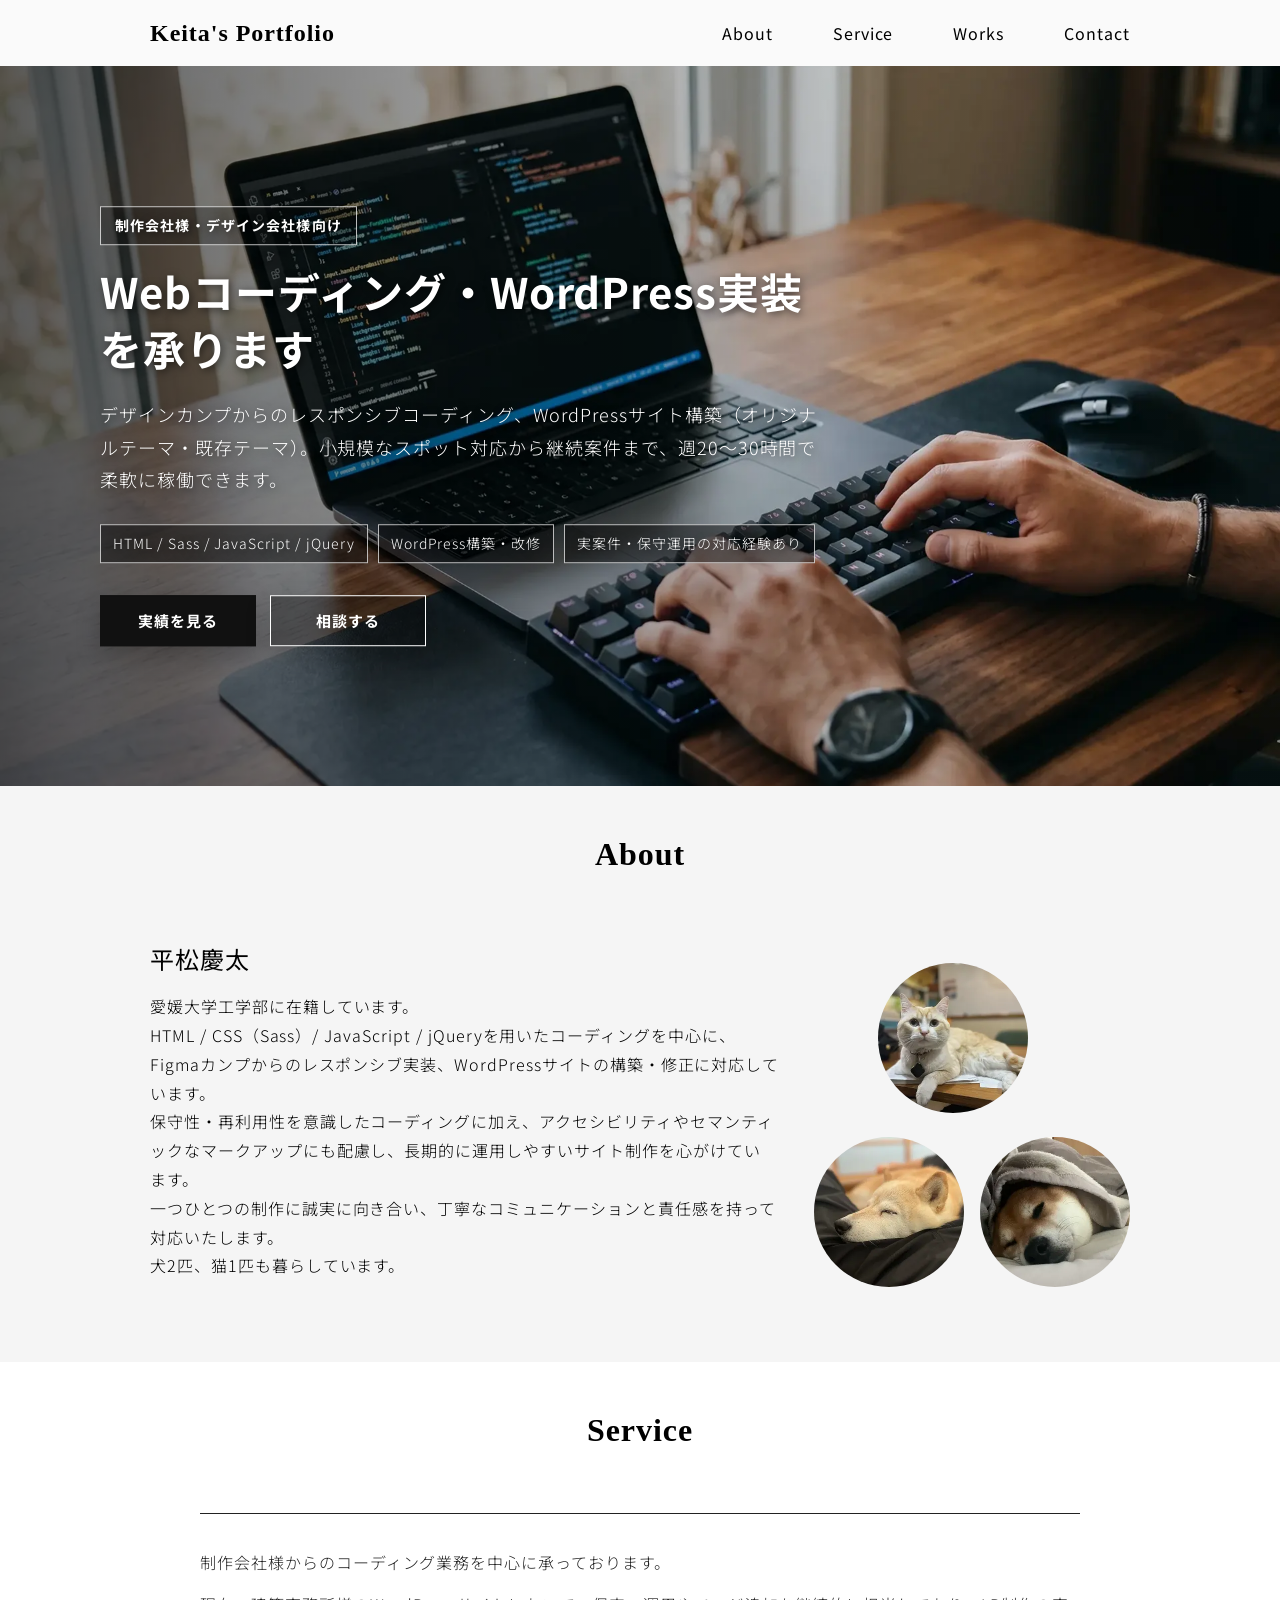
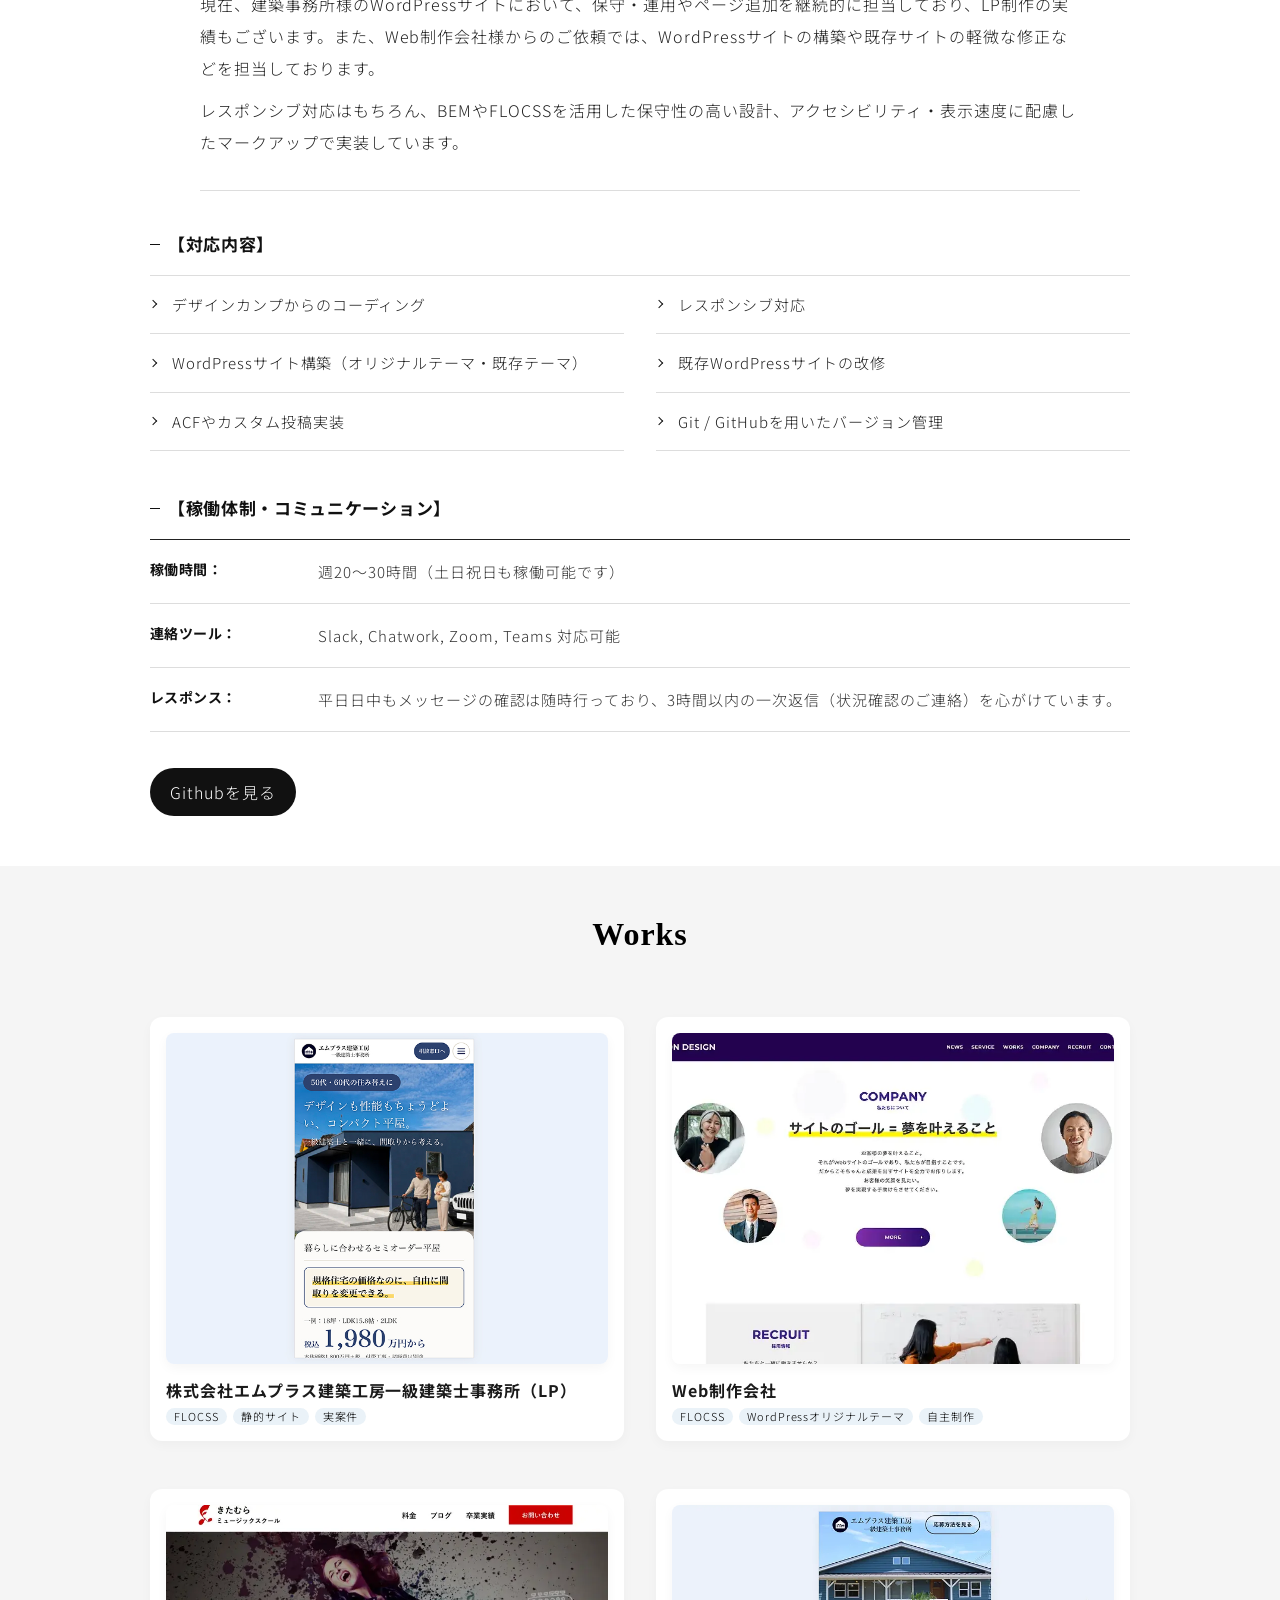
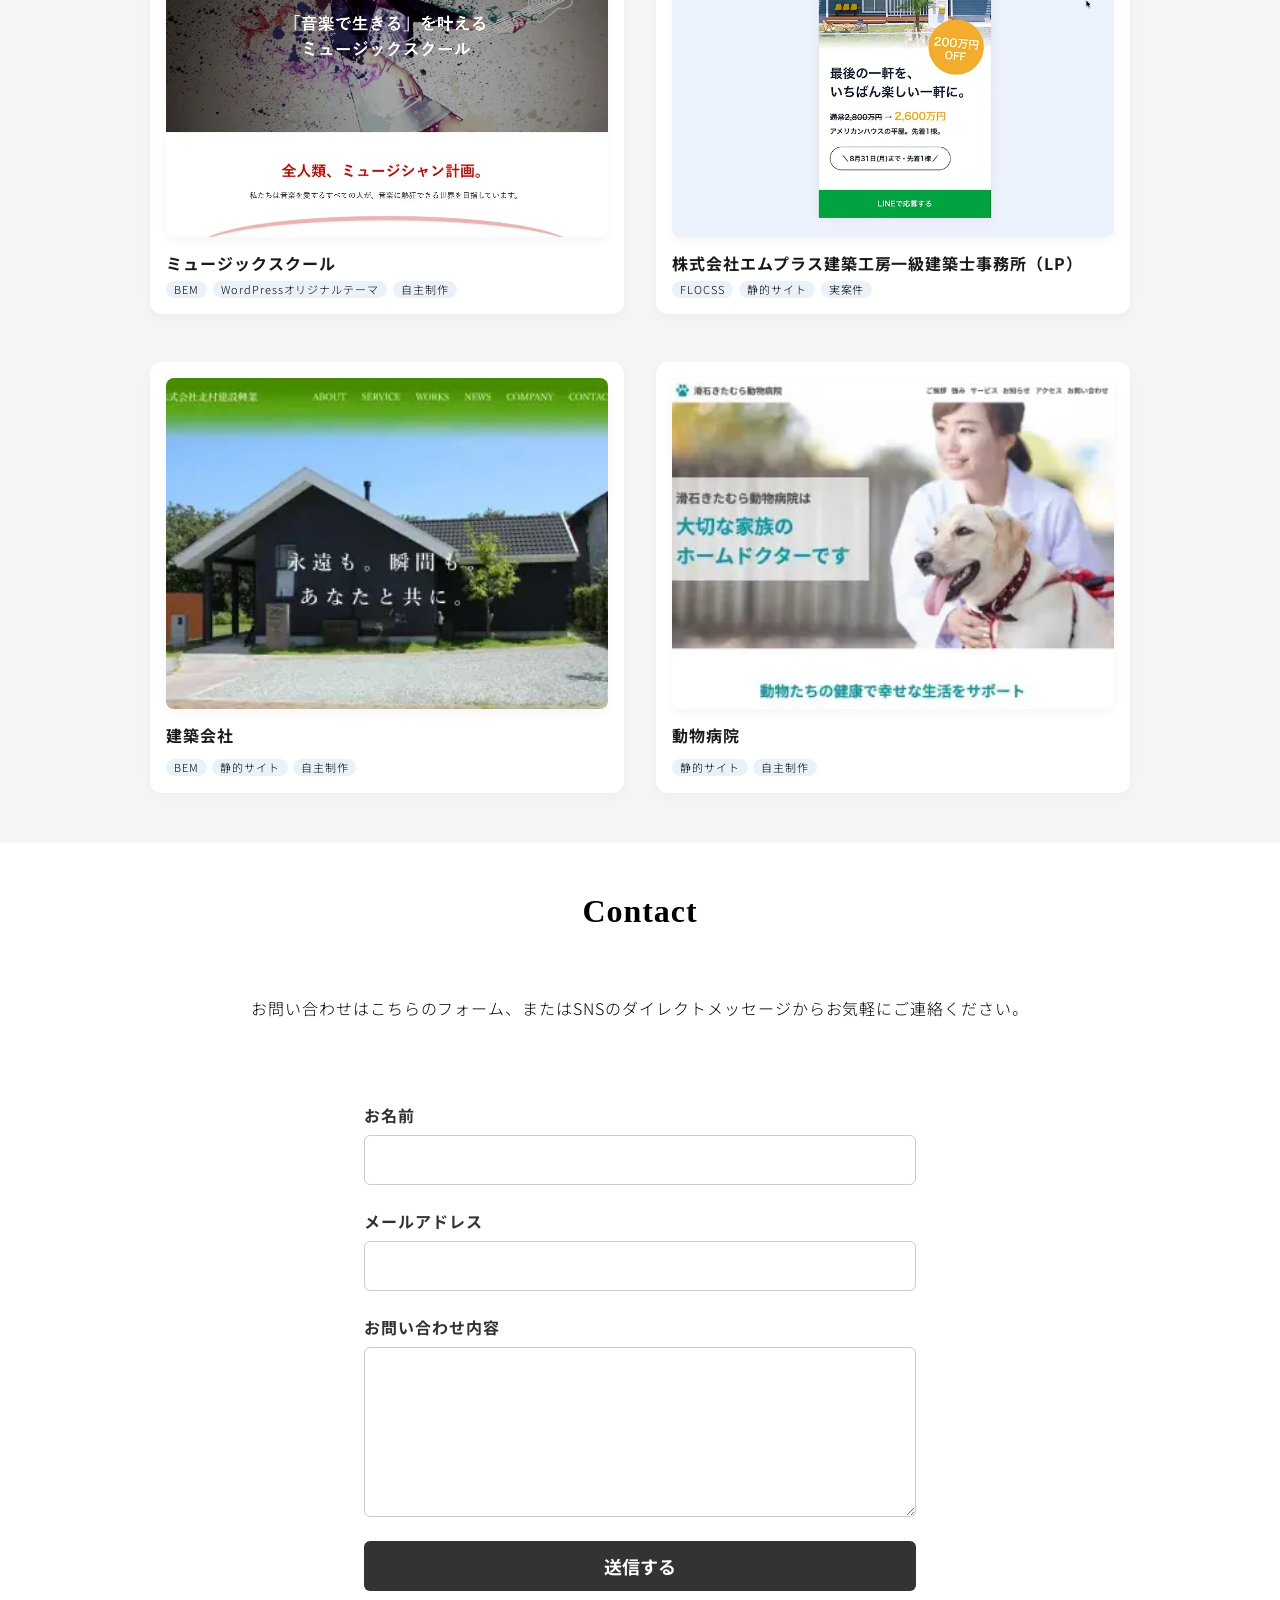
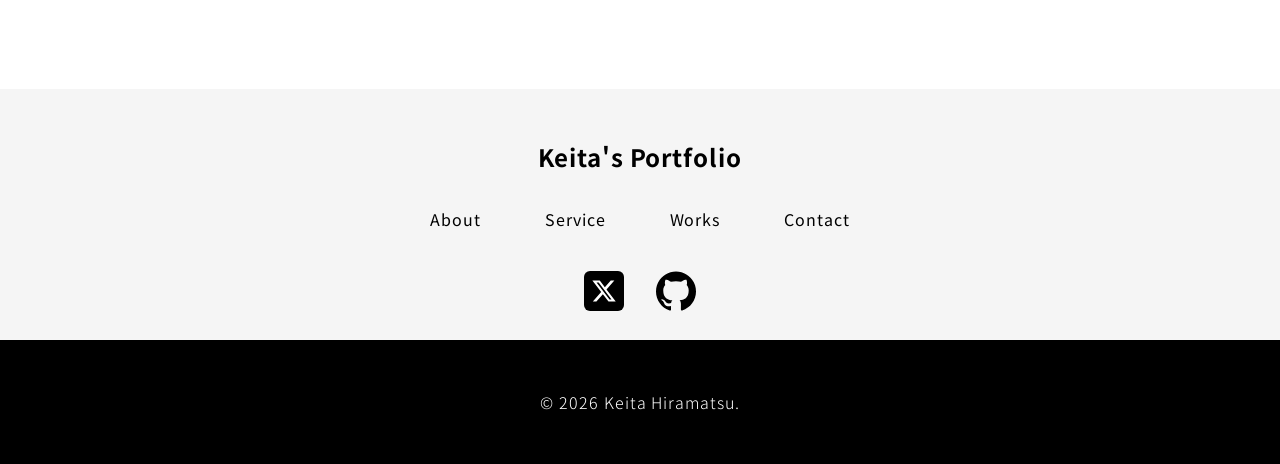
<file: index.html>
<!DOCTYPE html>
<html lang="ja">

<head>
    <meta charset="UTF-8">
    <title>Keita's Portfolio</title>
    <link rel="icon" href="images/favicon.ico">
    <meta name="description" content="平松慶太のポートフォリオ">
    <meta name="viewport" content="width=device-width, initial-scale=1.0">

    <link rel="preload" href="./fonts/noto-sans-jp-v56-japanese_latin-300.woff2" as="font" type="font/woff2"
        crossorigin>
    <link rel="preload" href="./fonts/noto-sans-jp-v56-japanese_latin-regular.woff2" as="font" type="font/woff2"
        crossorigin>
    <link rel="preload" href="./fonts/noto-sans-jp-v56-japanese_latin-700.woff2" as="font" type="font/woff2"
        crossorigin>
    <link rel="preload" href="./fonts/lato-v25-latin-700.woff2" as="font" type="font/woff2" crossorigin>

    <link rel="stylesheet" href="./css/style.css?v=20260914-fv">
</head>

<body>
    <header class="p-header">
        <div class="l-inner">
            <div class="p-header__wrap">
                <h1 class="p-header__logo"><a href="index.html">Keita's Portfolio</a></h1>
                <button class="p-header__hamburger js-menu-toggle" aria-label="メニューを開く" aria-expanded="false">
                    <span></span>
                    <span></span>
                    <span></span>
                </button>
                <nav class="p-header__global-nav">
                    <ul class="p-header__global-list js-menu-target">
                        <li class="p-header__global-item js-global-link"><a href="#about"
                                class="p-header__global-link">About</a></li>
                        <li class="p-header__global-item js-global-link"><a href="#service"
                                class="p-header__global-link">Service</a>
                        </li>
                        <li class="p-header__global-item js-global-link"><a href="#works"
                                class="p-header__global-link">Works</a></li>
                        <li class="p-header__global-item js-global-link"><a href="#contact"
                                class="p-header__global-link">Contact</a>
                        </li>
                    </ul>
                </nav>
            </div>
        </div>
    </header>
    <main id="mainContent">
        <section class="p-fv">
            <picture class="p-fv__image">
                <img class="c-img" src="./images/fv-1.webp" alt="Web制作とWordPress実装をイメージしたデスク" fetchpriority="high"
                    decoding="async" width="1920" height="935">
            </picture>
            <div class="p-fv__text">
                <p class="p-fv__lead">制作会社様・デザイン会社様向け</p>
                <h2 class="p-fv__title">Webコーディング・<br class="p-fv__title-break">WordPress実装を承ります</h2>
                <p class="p-fv__desc">
                    デザインカンプからのレスポンシブコーディング、WordPressサイト構築（オリジナルテーマ・既存テーマ）。小規模なスポット対応から継続案件まで、週20〜30時間で柔軟に稼働できます。</p>
                <ul class="p-fv__list">
                    <li class="p-fv__list-item">HTML / Sass / JavaScript / jQuery</li>
                    <li class="p-fv__list-item">WordPress構築・改修</li>
                    <li class="p-fv__list-item">実案件・保守運用の対応経験あり</li>
                </ul>
                <div class="p-fv__btn-wrap">
                    <a href="#works" class="p-fv__btn">実績を見る</a>
                    <a href="#contact" class="p-fv__btn p-fv__btn--sub">相談する</a>
                </div>
            </div>
        </section>
        <section class="p-about l-section" id="about">
            <div class="l-inner">
                <h2 class="c-heading">About</h2>
                <div class="p-about__wrap">
                    <div class="p-about__message">
                        <h3 class="p-about__name">平松慶太</h3>
                        <p>愛媛大学工学部に在籍しています。</p>
                        <p>HTML / CSS（Sass）/ JavaScript /
                            jQueryを用いたコーディングを中心に、Figmaカンプからのレスポンシブ実装、WordPressサイトの構築・修正に対応しています。</p>
                        <p>保守性・再利用性を意識したコーディングに加え、アクセシビリティやセマンティックなマークアップにも配慮し、長期的に運用しやすいサイト制作を心がけています。</p>
                        <p>一つひとつの制作に誠実に向き合い、丁寧なコミュニケーションと責任感を持って対応いたします。</p>
                        <p>犬2匹、猫1匹も暮らしています。</p>
                    </div>
                    <div class="p-about__imgs">
                        <figure class="p-about__cat"><img class="c-img" src="images/IMG_2916.webp" alt="机の上でくつろぐ白色の猫"
                                width="300" height="400" decoding="async" loading="lazy"></figure>
                        <div class="p-about__dogs">
                            <figure class="p-about__dog"><img class="c-img" src="images/IMG_2688.webp"
                                    alt="横になって眠っている柴犬の横顔" width="400" height="300" decoding="async" loading="lazy">
                            </figure>
                            <figure class="p-about__dog"><img class="c-img" src="images/IMG_3243.webp"
                                    alt="毛布に包まって眠っている柴犬" width="400" height="300" decoding="async" loading="lazy">
                            </figure>
                        </div>
                    </div>
                </div>
            </div>
        </section>
        <section class="p-service l-section" id="service">
            <div class="l-inner">
                <h2 class="c-heading">Service</h2>
                <div class="p-service__message">
                    <p>制作会社様からのコーディング業務を中心に承っております。</p>
                    <p>現在、建築事務所様のWordPressサイトにおいて、保守・運用やページ追加を継続的に担当しており、LP制作の実績もございます。また、Web制作会社様からのご依頼では、WordPressサイトの構築や既存サイトの軽微な修正などを担当しております。
                    </p>
                    <p>レスポンシブ対応はもちろん、BEMやFLOCSSを活用した保守性の高い設計、アクセシビリティ・表示速度に配慮したマークアップで実装しています。</p>
                </div>
                <h3 class="p-service__content-title">【対応内容】</h3>
                <ul class="p-service__content-list">
                    <li class="p-service__content-item">デザインカンプからのコーディング</li>
                    <li class="p-service__content-item">レスポンシブ対応</li>
                    <li class="p-service__content-item">WordPressサイト構築（オリジナルテーマ・既存テーマ）</li>
                    <li class="p-service__content-item">既存WordPressサイトの改修</li>
                    <li class="p-service__content-item">ACFやカスタム投稿実装</li>
                    <li class="p-service__content-item">Git / GitHubを用いたバージョン管理</li>
                </ul>
                <h3 class="p-service__content-title">【稼働体制・コミュニケーション】</h3>
                <dl class="p-service__status-list">
                    <div class="p-service__status-group">
                        <dt class="p-service__status-term">稼働時間：</dt>
                        <dd class="p-service__status-desc">週20〜30時間（土日祝日も稼働可能です）</dd>
                    </div>
                    <div class="p-service__status-group">
                        <dt class="p-service__status-term">連絡ツール：</dt>
                        <dd class="p-service__status-desc">Slack, Chatwork, Zoom, Teams 対応可能</dd>
                    </div>
                    <div class="p-service__status-group">
                        <dt class="p-service__status-term">レスポンス：</dt>
                        <dd class="p-service__status-desc">平日日中もメッセージの確認は随時行っており、3時間以内の一次返信（状況確認のご連絡）を心がけています。</dd>
                    </div>
                </dl>
                <a href="https://github.com/mayukeaz0317-lab?tab=repositories" class="c-btn">Githubを見る</a>
            </div>
        </section>
        <section class="p-works l-section" id="works">
            <div class="l-inner">
                <h2 class="c-heading">Works</h2>
                <ul class="p-works__list">
                    <li class="p-works__item">
                        <a href="#" role="button" class="p-works__card js-works-btn"
                            data-title="株式会社エムプラス建築工房一級建築士事務所（LP）" data-label="デザイン~コーディング対応"
                            data-url="https://mpluskenchikukobo.com/lp/hiraya18/" data-github="">
                            <div class="p-works__img">
                                <img class="c-img" src="images/mplus18.jpg" alt="エムプラス建築工房様（LP）のファーストビュー" width="556"
                                    height="800" loading="lazy" decoding="async">
                            </div>
                            <h3 class="p-works__title">株式会社エムプラス建築工房一級建築士事務所（LP）</h3>
                            <div class="p-works__cat-wrap">
                                <span class="c-cat">FLOCSS</span>
                                <span class="c-cat">静的サイト</span>
                                <span class="c-cat">実案件</span>
                            </div>
                            <ul class="p-works__hidden-points js-points-data" style="display: none;">
                                <li>レスポンシブ対応</li>
                                <li>FLOCSSをベースにしたCSS設計</li>
                                <li>GA4設置：セクションごとの到達率と問い合わせ・CTAクリックのイベント計測を設定</li>
                            </ul>
                        </a>
                    </li>
                    <li class="p-works__item">
                        <a href="#" role="button" class="p-works__card js-works-btn" data-title="Web制作会社"
                            data-label="配布デザインカンプ使用  架空サイト" data-url="https://keitahiramatsu.tech/pon-design/"
                            data-github="https://github.com/mayukeaz0317-lab/pon-design">
                            <div class="p-works__img">
                                <img class="c-img" src="images/pon-design.webp" alt="Web制作会社のホームページのトップページ" width="923"
                                    height="531" loading="lazy" decoding="async">
                            </div>
                            <h3 class="p-works__title">Web制作会社</h3>
                            <div class="p-works__cat-wrap">
                                <span class="c-cat">FLOCSS</span>
                                <span class="c-cat">WordPressオリジナルテーマ</span>
                                <span class="c-cat">自主制作</span>
                            </div>
                            <ul class="p-works__hidden-points js-points-data" style="display: none;">
                                <li>WordPressオリジナルテーマ制作</li>
                                <li>スマホファースト・レスポンシブ対応</li>
                                <li>FLOCSSによるCSS設計</li>
                                <li>ACF・カスタム投稿を実装</li>
                                <li>アクセシビリティ対応（キーボード操作・フォーカストラップ・ESCキー）</li>
                                <li>ARIA属性によるUI状態管理（aria-expanded・aria-controls）</li>
                                <li>画像最適化（WebP・Lazy Load・CLS対策）</li>
                            </ul>
                        </a>
                    </li>

                    <li class="p-works__item">
                        <a href="#" role="button" class="p-works__card js-works-btn" data-title="ミュージックスクール"
                            data-label="配布デザインカンプ使用  架空サイト" data-url="https://keitahiramatsu.tech/music-school/"
                            data-github="https://github.com/mayukeaz0317-lab/music-school">
                            <div class="p-works__img">
                                <img class="c-img" src="images/screenshot.webp" alt="ミュージックスクールのホームページのファーストビュー"
                                    width="400" height="250" loading="lazy" decoding="async">
                            </div>
                            <h3 class="p-works__title">ミュージックスクール</h3>
                            <div class="p-works__cat-wrap">
                                <span class="c-cat">BEM</span>
                                <span class="c-cat">WordPressオリジナルテーマ</span>
                                <span class="c-cat">自主制作</span>
                            </div>
                            <ul class="p-works__hidden-points js-points-data" style="display: none;">
                                <li>WordPressオリジナルテーマ制作</li>
                                <li>レスポンシブ対応</li>
                                <li>BEMによるCSS設計</li>
                                <li>ACF実装</li>
                                <li>カスタム投稿</li>
                                <li>検索フォーム</li>
                                <li>関連記事</li>
                            </ul>
                        </a>
                    </li>
                    <li class="p-works__item">
                        <a href="#" role="button" class="p-works__card js-works-btn"
                            data-title="株式会社エムプラス建築工房一級建築士事務所（LP）" data-label="デザイン~コーディング対応 インスタ広告"
                            data-url="https://mpluskenchikukobo.com/lp/american-hiraya/"
                            data-github="https://github.com/mayukeaz0317-lab/american-hiraya" data-iframe-embed="true">
                            <div class="p-works__img">
                                <img class="c-img" src="images/mpluslp.webp" alt="エムプラス建築工房様（LP）のファーストビュー" width="923"
                                    height="531" loading="lazy" decoding="async">
                            </div>
                            <h3 class="p-works__title">株式会社エムプラス建築工房一級建築士事務所（LP）</h3>
                            <div class="p-works__cat-wrap">
                                <span class="c-cat">FLOCSS</span>
                                <span class="c-cat">静的サイト</span>
                                <span class="c-cat">実案件</span>
                            </div>
                            <ul class="p-works__hidden-points js-points-data" style="display: none;">
                                <li>モバイルファースト</li>
                                <li>FLOCSSをベースにしたCSS設計</li>
                            </ul>
                        </a>
                    </li>
                    <li class="p-works__item">
                        <a href="#" role="button" class="p-works__card js-works-btn" data-title="建築会社"
                            data-label="配布デザインカンプ使用  架空サイト" data-url="https://build-company.pages.dev/"
                            data-github="https://github.com/mayukeaz0317-lab/build-company">
                            <div class="p-works__img">
                                <img class="c-img" src="images/building-company.webp" alt="建築会社のホームページのファーストビュー"
                                    width="400" height="250" loading="lazy" decoding="async">
                            </div>
                            <h3 class="p-works__title">建築会社</h3>
                            <span class="c-cat">BEM</span>
                            <span class="c-cat">静的サイト</span>
                            <span class="c-cat">自主制作</span>
                            <ul class="p-works__hidden-points js-points-data" style="display: none;">
                                <li>JavaScriptによるスライドショー実装</li>
                                <li>レスポンシブ対応</li>
                                <li>BEMによるCSS設計</li>
                                <li>アクセシビリティ対応（キーボード操作・フォーカストラップ・ESCキー）</li>
                                <li>マイナスマージンを用いた重なりレイアウト</li>
                                <li>ピクセルパーフェクトを意識したコーディング</li>
                            </ul>
                        </a>
                    </li>

                    <li class="p-works__item">
                        <a href="#" role="button" class="p-works__card js-works-btn" data-title="動物病院"
                            data-label="配布デザインカンプ使用  架空サイト" data-url="https://animal-hospital.pages.dev/">
                            <div class="p-works__img">
                                <img class="c-img" src="images/animal-hospital.webp" alt="動物病院のホームページのファーストビュー"
                                    width="400" height="250" loading="lazy" decoding="async">
                            </div>
                            <h3 class="p-works__title">動物病院</h3>
                            <span class="c-cat">静的サイト</span>
                            <span class="c-cat">自主制作</span>
                            <ul class="p-works__hidden-points js-points-data" style="display: none;">
                                <li>デザインカンプからのコーディング</li>
                                <li>レスポンシブ対応</li>
                                <li>ピクセルパーフェクトを意識した実装</li>
                                <li>レイアウト・余白の再現</li>
                            </ul>
                        </a>
                    </li>
                </ul>
            </div>
        </section>
        <section class="p-contact l-section" id="contact">
            <div class="l-inner">
                <h2 class="c-heading">Contact</h2>
                <div class="p-contact__message">
                    <p>お問い合わせはこちらのフォーム、またはSNSのダイレクトメッセージからお気軽にご連絡ください。</p>
                </div>
                <form action="https://formspree.io/f/xgonnjpw" method="post" class="p-contact__form">
                    <div class="p-contact__group">
                        <label for="name">お名前</label>
                        <input type="text" id="name" name="name" required>
                    </div>
                    <div class="p-contact__group">
                        <label for="email">メールアドレス</label>
                        <input type="email" id="email" name="email" required>
                    </div>
                    <div class="p-contact__group">
                        <label for="message">お問い合わせ内容</label>
                        <textarea id="message" name="message" rows="6" required></textarea>
                    </div>
                    <button type="submit">送信する</button>
                </form>
            </div>
        </section>
    </main>
    <footer class="p-footer">
        <div class="l-inner">
            <div class="p-footer__menu">
                <div class="p-footer__logo">
                    <a href="index.html">Keita's Portfolio</a>
                </div>
                <nav class="p-footer__global-nav">
                    <ul class="p-footer__global-list">
                        <li class="p-footer__global-item"><a href="#about" class="p-footer__global-link">About</a></li>
                        <li class="p-footer__global-item"><a href="#service" class="p-footer__global-link">Service</a>
                        </li>
                        <li class="p-footer__global-item"><a href="#works" class="p-footer__global-link">Works</a></li>
                        <li class="p-footer__global-item"><a href="#contact" class="p-footer__global-link">Contact</a>
                        </li>
                    </ul>
                </nav>
            </div>
            <ul class="p-sns__list">
                <li class="p-sns__item">
                    <a href="https://x.com/@bws3YBDjqq6161" target="_blank" rel="noopener noreferrer"
                        class="p-sns__link p-sns__link--x" aria-label="xのアカウント">
                        <svg class="c-icon-x" xmlns="http://www.w3.org/2000/svg" viewBox="0 0 24 24">
                            <path
                                d="M18.244 2.25h3.308l-7.227 8.26 8.502 11.24H16.17l-5.214-6.817L4.99 21.75H1.68l7.73-8.835L1.254 2.25H8.08l4.713 6.231zm-1.161 17.52h1.833L7.084 4.126H5.117z" />
                        </svg>
                    </a>
                </li>
                <li class="p-sns__item">
                    <a href="https://github.com/mayukeaz0317-lab" target="_blank" rel="noopener noreferrer"
                        class="p-sns__link p-sns__link--github" aria-label="githubのアカウント">
                        <svg class="c-icon-github" xmlns="http://www.w3.org/2000/svg" viewBox="0 0 24 24">
                            <path
                                d="M12 .297c-6.63 0-12 5.373-12 12 0 5.303 3.438 9.8 8.205 11.385.6.113.82-.258.82-.577 0-.285-.01-1.04-.015-2.04-3.338.724-4.042-1.61-4.042-1.61C4.422 18.07 3.633 17.7 3.633 17.7c-1.087-.744.084-.729.084-.729 1.205.084 1.838 1.236 1.838 1.236 1.07 1.835 2.809 1.305 3.495.998.108-.776.417-1.305.76-1.605-2.665-.3-5.466-1.332-5.466-5.93 0-1.31.465-2.38 1.235-3.22-.135-.303-.54-1.523.105-3.176 0 0 1.005-.322 3.3 1.23.96-.267 1.98-.399 3-.405 1.02.006 2.04.138 3 .405 2.28-1.552 3.285-1.23 3.285-1.23.645 1.653.24 2.873.12 3.176.765.84 1.23 1.91 1.23 3.22 0 4.61-2.805 5.625-5.475 5.92.42.36.81 1.096.81 2.22 0 1.606-.015 2.896-.015 3.286 0 .315.21.69.825.57C20.565 22.092 24 17.592 24 12.297c0-6.627-5.373-12-12-12" />
                        </svg>
                    </a>
                </li>
            </ul>
        </div>
        <div class="p-footer__copyright">
            <p>&copy; 2026 Keita Hiramatsu.</p>
        </div>
    </footer>
    <div class="p-modal" id="worksModal" role="dialog" aria-modal="true" aria-labelledby="modalTitle" tabindex="-1">
        <div class="p-modal__content">
            <button type="button" class="p-modal__close js-modal-close" aria-label="モーダルを閉じる"></button>
            <h2 id="modalTitle" class="p-modal__title js-modal-title"></h2>
            <p class="p-modal__label js-modal-label"></p>
            <h3 class="p-modal__points-title">実装内容</h3>
            <ul class="p-modal__points-list js-modal-points"></ul>
            <div class="p-modal__btn-wrap">
                <a href="" class="c-btn js-site-link" target="_blank" rel="noopener noreferrer">サイトを見る →</a>
                <a href="" class="c-btn js-github" target="_blank" rel="noopener noreferrer">GitHubでコードを見る →</a>
            </div>
        </div>
    </div>
    <div class="p-iframe-overlay" id="iframeOverlay">
        <div class="p-iframe-overlay__inner">
            <button type="button" class="p-iframe-overlay__close js-iframe-close" aria-label="閉じる"></button>
            <iframe class="p-iframe-overlay__frame js-iframe-frame" src="" title="スマホ幅プレビュー"></iframe>
        </div>
    </div>
    <script src="https://code.jquery.com/jquery-3.6.0.min.js" defer></script>

    <script src="js/script.js" defer></script>
    <!-- Cloudflare Web Analytics -->
    <script defer src='https://static.cloudflareinsights.com/beacon.min.js'
        data-cf-beacon='{"token": "a011049fd633425fb77c918ac27e9d67"}'></script><!-- End Cloudflare Web Analytics -->
</body>

</html>
</file>
<file: css/style.css>
@charset "UTF-8";
html {
  -webkit-text-size-adjust: 100%;
  box-sizing: border-box;
  -moz-tab-size: 4;
  tab-size: 4;
  word-break: normal;
}

*,
:after,
:before {
  background-repeat: no-repeat;
  box-sizing: inherit;
}

:after,
:before {
  text-decoration: inherit;
  vertical-align: inherit;
}

* {
  margin: 0;
  padding: 0;
}

hr {
  color: inherit;
  height: 0;
  overflow: visible;
}

details,
main {
  display: block;
}

summary {
  display: list-item;
}

small {
  font-size: 80%;
}

[hidden] {
  display: none;
}

abbr[title] {
  border-bottom: none;
  text-decoration: underline;
  text-decoration: underline dotted;
}

a {
  background-color: transparent;
}

a:active,
a:hover {
  outline-width: 0;
}

code,
kbd,
pre,
samp {
  font-family: monospace, monospace;
}

pre {
  font-size: 1em;
}

b,
strong {
  font-weight: bolder;
}

sub,
sup {
  font-size: 75%;
  line-height: 0;
  position: relative;
  vertical-align: baseline;
}

sub {
  bottom: -0.25em;
}

sup {
  top: -0.5em;
}

table {
  border-color: inherit;
  text-indent: 0;
}

iframe {
  border-style: none;
}

input {
  border-radius: 0;
}

[type=number]::-webkit-inner-spin-button,
[type=number]::-webkit-outer-spin-button {
  height: auto;
}

[type=search] {
  -webkit-appearance: textfield;
  outline-offset: -2px;
}

[type=search]::-webkit-search-decoration {
  -webkit-appearance: none;
}

textarea {
  overflow: auto;
  resize: vertical;
}

button,
input,
optgroup,
select,
textarea {
  font: inherit;
}

optgroup {
  font-weight: 700;
}

button {
  overflow: visible;
}

button,
select {
  text-transform: none;
}

[role=button],
[type=button],
[type=reset],
[type=submit],
button {
  cursor: pointer;
}

[type=button]::-moz-focus-inner,
[type=reset]::-moz-focus-inner,
[type=submit]::-moz-focus-inner,
button::-moz-focus-inner {
  border-style: none;
  padding: 0;
}

[type=button]::-moz-focus-inner,
[type=reset]::-moz-focus-inner,
[type=submit]::-moz-focus-inner,
button:-moz-focusring {
  outline: 1px dotted ButtonText;
}

[type=reset],
[type=submit],
button,
html [type=button] {
  -webkit-appearance: button;
}

button,
input,
select,
textarea {
  background-color: transparent;
  border-style: none;
}

a:focus,
button:focus,
input:focus,
select:focus,
textarea:focus {
  outline-width: 0;
}

select {
  -moz-appearance: none;
  -webkit-appearance: none;
}

select::-ms-expand {
  display: none;
}

select::-ms-value {
  color: currentColor;
}

legend {
  border: 0;
  color: inherit;
  display: table;
  max-width: 100%;
  white-space: normal;
}

::-webkit-file-upload-button {
  -webkit-appearance: button;
  color: inherit;
  font: inherit;
}

[disabled] {
  cursor: default;
}

img {
  border-style: none;
}

progress {
  vertical-align: baseline;
}

[aria-busy=true] {
  cursor: progress;
}

[aria-controls] {
  cursor: pointer;
}

[aria-disabled=true] {
  cursor: default;
}

html {
  font-size: 100%;
  scroll-behavior: smooth;
}

/* lato-700 - latin */
@font-face {
  font-display: swap;
  /* Check https://developer.mozilla.org/en-US/docs/Web/CSS/@font-face/font-display for other options. */
  font-family: "Lato";
  font-style: normal;
  font-weight: 700;
  src: url("../../fonts/lato-v25-latin-700.woff2") format("woff2");
  /* Chrome 36+, Opera 23+, Firefox 39+, Safari 12+, iOS 10+ */
}
/* noto-sans-jp-300 - japanese_latin */
@font-face {
  font-display: swap;
  /* Check https://developer.mozilla.org/en-US/docs/Web/CSS/@font-face/font-display for other options. */
  font-family: "Noto Sans JP";
  font-style: normal;
  font-weight: 300;
  src: url("../../fonts/noto-sans-jp-v56-japanese_latin-300.woff2") format("woff2");
  /* Chrome 36+, Opera 23+, Firefox 39+, Safari 12+, iOS 10+ */
}
/* noto-sans-jp-regular - japanese_latin */
@font-face {
  font-display: swap;
  /* Check https://developer.mozilla.org/en-US/docs/Web/CSS/@font-face/font-display for other options. */
  font-family: "Noto Sans JP";
  font-style: normal;
  font-weight: 400;
  src: url("../../fonts/noto-sans-jp-v56-japanese_latin-regular.woff2") format("woff2");
  /* Chrome 36+, Opera 23+, Firefox 39+, Safari 12+, iOS 10+ */
}
/* noto-sans-jp-700 - japanese_latin */
@font-face {
  font-display: swap;
  /* Check https://developer.mozilla.org/en-US/docs/Web/CSS/@font-face/font-display for other options. */
  font-family: "Noto Sans JP";
  font-style: normal;
  font-weight: 700;
  src: url("../../fonts/noto-sans-jp-v56-japanese_latin-700.woff2") format("woff2");
  /* Chrome 36+, Opera 23+, Firefox 39+, Safari 12+, iOS 10+ */
}
body {
  font-family: "Noto Sans JP", "Yu Gothic", "YuGothic", sans-serif;
  font-optical-sizing: auto;
  font-style: normal;
  font-weight: 300;
  letter-spacing: 0.06em;
  text-wrap: pretty;
}
body.is-fixed {
  overflow: hidden;
}

section {
  scroll-margin-top: 30px;
}

li {
  list-style: none;
}

a {
  text-decoration: none;
  color: #000;
}

.pc-only {
  display: block;
}
@media screen and (max-width: 768px) {
  .pc-only {
    display: none;
  }
}

body {
  min-height: 100vh;
  display: flex;
  flex-direction: column;
}

.l-section {
  padding: 50px 0;
}

.l-inner {
  max-width: 1080px;
  padding: 0 50px;
  margin: 0 auto;
}
@media screen and (max-width: 768px) {
  .l-inner {
    padding: 0 20px;
  }
}

.c-cat {
  display: inline-block;
  font-size: 11px;
  padding: 3px 8px;
  line-height: 1;
  white-space: nowrap;
  background-color: #eaf2f8;
  border-radius: 12px;
}

.c-icon-x {
  width: 26px;
  height: 26px;
  fill: #fff;
}

.c-icon-github {
  width: 40px;
  height: 40px;
}

.c-btn {
  display: inline-flex;
  transition: transform 0.3s;
  border-radius: 999px;
  background: #111;
  padding: 12px 20px;
  color: #fff;
  font-size: 16px;
}
@media screen and (max-width: 567px) {
  .c-btn {
    padding: 10px 18px;
    font-size: 14px;
  }
}
@media (hover: hover) and (pointer: fine) {
  .c-btn:hover {
    transform: translateY(-2px);
  }
}

.c-img {
  width: 100%;
  height: 100%;
  object-fit: cover;
}

.c-heading {
  text-align: center;
  font-size: 32px;
  font-weight: bold;
  font-family: "Lato , sans-serif";
  margin-bottom: 64px;
}
@media screen and (max-width: 567px) {
  .c-heading {
    margin-bottom: 48px;
  }
}

.p-header {
  position: sticky;
  top: 0;
  left: 0;
  right: 0;
  z-index: 100;
  background-color: rgb(250, 250, 250);
}
.p-header__wrap {
  display: flex;
  justify-content: space-between;
  align-items: center;
  padding: 15px 0;
}
.p-header__logo {
  font-size: 24px;
  line-height: 1.5;
  font-family: "Lato , sans-serif";
  font-weight: 700;
}
@media screen and (max-width: 768px) {
  .p-header__logo {
    font-size: 18px;
  }
}
.p-header__hamburger {
  display: none;
}
@media screen and (max-width: 768px) {
  .p-header__hamburger {
    display: block;
    position: absolute;
    top: 16px;
    right: 16px;
    cursor: pointer;
    width: 28px;
    height: 22px;
    z-index: 10;
  }
  .p-header__hamburger span {
    transition: all 0.3s;
    position: absolute;
    height: 2px;
    background-color: #333;
    width: 100%;
    z-index: 10;
    left: 0;
    right: 0;
  }
  .p-header__hamburger span:nth-child(1) {
    top: 0;
  }
  .p-header__hamburger span:nth-child(2) {
    top: 10px;
  }
  .p-header__hamburger span:nth-child(3) {
    bottom: 0;
  }
  .p-header__hamburger.active span:nth-child(1) {
    top: 10px;
    transform: translateY(6px) rotate(-45deg);
  }
  .p-header__hamburger.active span:nth-child(2) {
    opacity: 0;
  }
  .p-header__hamburger.active span:nth-child(3) {
    top: 22px;
    transform: translateY(-6px) rotate(45deg);
  }
}
.p-header__global-list {
  list-style: none;
  display: flex;
  gap: 60px;
  align-items: center;
}
@media screen and (max-width: 768px) {
  .p-header__global-list {
    position: fixed;
    top: 0;
    right: -100%;
    display: block;
    height: 100vh;
    width: 300px;
    padding: 32px;
    background-color: white;
    transition: all 0.5s;
    z-index: 3;
  }
}
.p-header__global-list.open {
  right: 0;
}
.p-header__global-item {
  font-size: 16px;
  line-height: 1.5;
  font-weight: 400;
}
@media screen and (max-width: 768px) {
  .p-header__global-item {
    padding-bottom: 8px;
    padding-left: 8px;
    border-bottom: 1px solid black;
    margin-bottom: 48px;
    font-size: 15px;
  }
}
@media (hover: hover) and (pointer: fine) {
  .p-header__global-link:hover {
    border-bottom: 1px solid #333;
  }
}

.menu-img {
  width: 39px;
  height: 39px;
}

.p-footer {
  text-align: center;
  background-color: #f5f5f5;
}
.p-footer__logo {
  font-size: 24px;
  line-height: 1.5;
  font-weight: 700;
  margin-bottom: 32px;
}
.p-footer__menu {
  margin: 0 auto;
  padding-top: 50px;
  padding-bottom: 40px;
}
.p-footer__global-list {
  display: flex;
  justify-content: center;
  flex-wrap: wrap;
  gap: 64px;
  font-size: 16px;
  font-weight: 400;
  line-height: 1.5;
  list-style: none;
}
@media screen and (max-width: 567px) {
  .p-footer__global-list {
    gap: 32px;
  }
}
@media (hover: hover) and (pointer: fine) {
  .p-footer__global-nav a:hover {
    border-bottom: 1px solid #333;
  }
}
.p-footer__copyright {
  background-color: black;
  color: white;
  padding: 50px 0;
}

.p-sns__list {
  display: flex;
  justify-content: center;
  gap: 32px;
  padding-bottom: 24px;
}
.p-sns__link {
  display: inline-flex;
  align-items: center;
  justify-content: center;
  width: 40px;
  height: 40px;
  border-radius: 6px;
  transition: background-color 0.3s ease;
}
.p-sns__link--x {
  background-color: #000;
}
.p-sns__link--x .c-icon-svg {
  fill: #fff;
}

.p-about {
  background-color: #f5f5f5;
}
.p-about__wrap {
  display: flex;
  align-items: center;
  gap: 32px;
}
@media screen and (max-width: 768px) {
  .p-about__wrap {
    flex-direction: column;
  }
}
.p-about__message {
  font-size: 16px;
  line-height: 1.8;
  padding-bottom: 32px;
}
.p-about__name {
  font-weight: 400;
  font-size: 24px;
  margin-bottom: 12px;
}
.p-about__dogs {
  display: flex;
  gap: 16px;
}
.p-about__cat, .p-about__dog {
  border-radius: 50%;
  overflow: hidden;
  height: 150px;
  width: 150px;
}
.p-about__cat {
  margin-left: 64px;
  margin-bottom: 24px;
}

.p-service__message {
  max-width: 880px;
  margin: 0 auto 40px;
  padding: 32px 0;
  font-size: 16px;
  line-height: 2;
  color: #222;
  border-top: 1px solid #222;
  border-bottom: 1px solid #ddd;
}
@media screen and (max-width: 768px) {
  .p-service__message {
    padding: 24px 0;
    margin-bottom: 32px;
    font-size: 15px;
    line-height: 1.9;
  }
}
.p-service p {
  margin: 0 0 10px;
}
.p-service p:last-child {
  margin-bottom: 0;
}
.p-service__content-title {
  position: relative;
  margin: 0 0 18px;
  padding-left: 18px;
  font-size: 17px;
  font-weight: 600;
  line-height: 1.5;
  color: #111;
  letter-spacing: 0.04em;
}
.p-service__content-title::before {
  position: absolute;
  top: 0.75em;
  left: 0;
  width: 10px;
  height: 1px;
  content: "";
  background-color: #111;
}
.p-service__content-list {
  display: grid;
  grid-template-columns: repeat(2, minmax(0, 1fr));
  gap: 0 32px;
  padding: 0;
  margin: 0 0 44px;
  border-top: 1px solid #ddd;
}
@media screen and (max-width: 768px) {
  .p-service__content-list {
    grid-template-columns: 1fr;
    gap: 0;
    margin-bottom: 36px;
  }
}
.p-service__content-item {
  position: relative;
  list-style: none;
  padding: 16px 0 16px 22px;
  font-size: 15px;
  line-height: 1.7;
  color: #222;
  border-bottom: 1px solid #ddd;
}
.p-service__content-item::before {
  position: absolute;
  top: 1.7em;
  left: 0;
  width: 6px;
  height: 6px;
  content: "";
  border-top: 1px solid #111;
  border-right: 1px solid #111;
  transform: rotate(45deg);
}
.p-service__status-list {
  margin: 0 0 36px;
  padding: 0;
  border-top: 1px solid #222;
}
.p-service__status-group {
  display: grid;
  grid-template-columns: 9em 1fr;
  gap: 24px;
  padding: 18px 0;
  border-bottom: 1px solid #ddd;
}
@media screen and (max-width: 768px) {
  .p-service__status-group {
    grid-template-columns: 1fr;
    gap: 4px;
    padding: 16px 0;
  }
}
.p-service__status-term {
  font-size: 14px;
  font-weight: 600;
  line-height: 1.7;
  color: #111;
  letter-spacing: 0.03em;
  white-space: nowrap;
}
.p-service__status-desc {
  margin: 0;
  font-size: 15px;
  line-height: 1.8;
  color: #333;
}

.p-works {
  background-color: #f5f5f5;
}
.p-works__list {
  display: grid;
  grid-template-columns: repeat(2, 1fr);
  gap: 48px 32px;
}
@media screen and (max-width: 768px) {
  .p-works__list {
    display: flex;
    flex-direction: column;
    gap: 40px;
  }
}
.p-works__item {
  background-color: #FFF;
  border-radius: 12px;
  padding: 16px;
  box-shadow: 0 4px 12px rgba(0, 0, 0, 0.03);
  transition: transform 0.4s cubic-bezier(0.16, 1, 0.3, 1), box-shadow 0.4s ease;
}
@media (hover: hover) and (pointer: fine) {
  .p-works__item:hover {
    transform: translateY(-6px);
    box-shadow: 0 12px 30px rgba(0, 0, 0, 0.08);
  }
  .p-works__item:hover .p-works__img::before {
    opacity: 1;
  }
  .p-works__item:hover .p-works__img::after {
    opacity: 1;
    transform: translate(-50%, -50%) translateY(0);
  }
  .p-works__item:hover .p-works__img {
    transform: scale(1.04);
  }
}
.p-works__card {
  display: block;
  width: 100%;
  height: 100%;
}
.p-works__img {
  width: 100%;
  aspect-ratio: 4/3;
  border-radius: 8px;
  overflow: hidden;
  position: relative;
  box-shadow: 0 4px 12px rgba(0, 0, 0, 0.04);
}
.p-works__img img {
  width: 100%;
  height: 100%;
  object-fit: cover;
  display: block;
  transition: transform 0.4s cubic-bezier(0.16, 1, 0.3, 1);
}
.p-works__img::before {
  content: "";
  position: absolute;
  top: 0;
  left: 0;
  width: 100%;
  height: 100%;
  background-color: rgba(26, 26, 36, 0.7);
  z-index: 1;
  opacity: 0;
  transition: opacity 0.3s ease;
}
.p-works__img::after {
  content: "詳しく見る →";
  position: absolute;
  top: 50%;
  left: 50%;
  transform: translate(-50%, -50%) translateY(10px);
  color: #FFF;
  font-size: 13px;
  font-weight: 700;
  letter-spacing: 0.1em;
  white-space: nowrap;
  z-index: 2;
  opacity: 0;
  transition: opacity 0.3s ease, transform 0.3s ease;
}
.p-works__title {
  font-size: 16px;
  font-weight: 700;
  margin-top: 14px;
  margin-bottom: 6px;
  color: #1a1a1a;
  text-align: left;
}
@media screen and (max-width: 768px) {
  .p-works__title {
    font-size: 15px;
  }
}
.p-works__cat-wrap {
  display: flex;
  gap: 6px;
}

.p-contact__message {
  font-size: 16px;
  line-height: 1.8;
  text-align: center;
  margin-bottom: 32px;
}
.p-contact__form {
  max-width: 600px;
  margin: 0 auto;
  padding: 48px 24px;
  background-color: rgba(255, 255, 255, 0.9);
  border-radius: 12px;
}
.p-contact__group {
  margin-bottom: 24px;
}
.p-contact label {
  display: block;
  margin-bottom: 8px;
  font-weight: bold;
  color: #333;
}
.p-contact input,
.p-contact textarea {
  display: block;
  width: 100%;
  padding: 12px 16px;
  background-color: #fff;
  border: 1px solid #ccc;
  border-radius: 6px;
  font-size: 16px;
  color: #333;
  box-sizing: border-box;
  transition: all 0.3s;
}
.p-contact textarea {
  resize: vertical;
}
.p-contact input:focus,
.p-contact textarea:focus {
  border-color: #81D4FA;
  box-shadow: 0 0 8px rgba(129, 212, 250, 0.4);
  outline: none;
}
.p-contact button[type=submit] {
  display: block;
  width: 100%;
  padding: 12px;
  background-color: #333;
  color: #fff;
  border: none;
  border-radius: 6px;
  font-size: 18px;
  font-weight: bold;
  cursor: pointer;
  transition: background-color 0.3s;
}
@media (hover: hover) and (pointer: fine) {
  .p-contact button[type=submit]:hover {
    background-color: #555;
  }
}

.p-fv {
  position: relative;
  width: 100%;
  height: 720px;
  overflow: hidden;
}
@media screen and (max-width: 768px) {
  .p-fv {
    height: 700px;
  }
}
@media screen and (max-width: 567px) {
  .p-fv {
    height: 625px;
  }
}
.p-fv__image {
  display: block;
  width: 100%;
  height: 100%;
}
.p-fv__image::after {
  position: absolute;
  top: 0;
  left: 0;
  z-index: 1;
  background: linear-gradient(90deg, rgba(0, 0, 0, 0.65) 0%, rgba(0, 0, 0, 0.35) 42%, rgba(0, 0, 0, 0.1) 80%);
  width: 100%;
  height: 100%;
  content: "";
}
.p-fv__image img {
  width: 100%;
  height: 100%;
  object-fit: cover;
}
.p-fv__text {
  position: absolute;
  top: 50%;
  left: max(24px, (100vw - 1080px) / 2);
  transform: translateY(-50%);
  z-index: 2;
  width: min(720px, 100% - 48px);
  color: #fff;
  text-shadow: 2px 2px 8px rgba(0, 0, 0, 0.56);
}
@media screen and (max-width: 768px) {
  .p-fv__text {
    top: auto;
    bottom: 56px;
    left: 24px;
    transform: none;
    width: calc(100% - 48px);
  }
}
@media screen and (max-width: 567px) {
  .p-fv__text {
    bottom: 40px;
    left: 20px;
    width: calc(100% - 40px);
  }
}
.p-fv__lead {
  display: inline-block;
  margin-bottom: 18px;
  border: 1px solid rgba(255, 255, 255, 0.72);
  background-color: rgba(0, 0, 0, 0.28);
  padding: 8px 14px;
  font-weight: 700;
  font-size: 14px;
  line-height: 1.5;
  letter-spacing: 0.08em;
}
@media screen and (max-width: 768px) {
  .p-fv__lead {
    margin-bottom: 14px;
    padding: 7px 12px;
    font-size: 12px;
  }
}
.p-fv__title {
  margin-bottom: 22px;
  font-weight: bold;
  font-size: 42px;
  line-height: 1.35;
}
@media screen and (max-width: 768px) {
  .p-fv__title {
    margin-bottom: 16px;
    font-size: 30px;
  }
}
@media screen and (max-width: 567px) {
  .p-fv__title {
    font-size: 25px;
  }
}
.p-fv__title-break {
  display: none;
}
@media screen and (max-width: 768px) {
  .p-fv__title-break {
    display: block;
  }
}
.p-fv__desc {
  margin: 0;
  font-size: 18px;
  line-height: 1.8;
}
@media screen and (max-width: 768px) {
  .p-fv__desc {
    font-size: 15px;
    line-height: 1.7;
  }
}
.p-fv__list {
  display: flex;
  flex-wrap: wrap;
  gap: 10px;
  margin-top: 28px;
}
@media screen and (max-width: 768px) {
  .p-fv__list {
    gap: 8px;
    margin-top: 20px;
  }
}
.p-fv__list-item {
  border: 1px solid rgba(255, 255, 255, 0.7);
  background-color: rgba(0, 0, 0, 0.46);
  padding: 8px 12px;
  font-size: 14px;
  line-height: 1.5;
}
@media screen and (max-width: 768px) {
  .p-fv__list-item {
    padding: 7px 10px;
    font-size: 12px;
  }
}
.p-fv__btn-wrap {
  display: flex;
  flex-wrap: wrap;
  gap: 14px;
  margin-top: 32px;
}
@media screen and (max-width: 768px) {
  .p-fv__btn-wrap {
    gap: 10px;
    margin-top: 24px;
  }
}
.p-fv__btn {
  display: inline-flex;
  align-items: center;
  justify-content: center;
  min-width: 156px;
  border: 1px solid #111;
  background-color: #111;
  padding: 14px 22px;
  color: #fff;
  font-weight: 700;
  font-size: 15px;
  line-height: 1.4;
  box-shadow: 0 10px 24px rgba(0, 0, 0, 0.24);
  text-shadow: none;
  transition: background-color 0.3s, color 0.3s;
}
@media screen and (max-width: 768px) {
  .p-fv__btn {
    min-width: 132px;
    padding: 12px 18px;
    font-size: 14px;
  }
}
.p-fv__btn:hover {
  border-color: #fff;
  background-color: #fff;
  color: #111;
}
.p-fv__btn--sub {
  border-color: #fff;
  background-color: rgba(0, 0, 0, 0.34);
  color: #fff;
}
.p-fv__btn--sub:hover {
  background-color: transparent;
  color: #fff;
}

.p-modal {
  display: none;
  position: fixed;
  overflow-y: auto;
  justify-content: center;
  align-items: center;
  padding-block: 40px;
  z-index: 1000;
  inset: 0;
  background: rgba(0, 0, 0, 0.7);
}
.p-modal__title {
  margin-bottom: 12px;
}
.p-modal__label {
  margin-bottom: 12px;
}
.p-modal__points-title {
  font-weight: 400;
}
.p-modal__points-list {
  margin-bottom: 24px;
  line-height: 1.8;
}
.p-modal__btn-wrap {
  display: flex;
  justify-content: space-between;
  align-items: start;
}
@media screen and (max-width: 567px) {
  .p-modal__btn-wrap {
    flex-direction: column;
    gap: 12px;
  }
}
.p-modal__content {
  position: relative;
  box-shadow: 0 20px 60px rgba(0, 0, 0, 0.2);
  border-radius: 16px;
  background: #fff;
  padding: 40px;
  margin: auto;
  width: min(90%, 600px);
}
@media screen and (max-width: 567px) {
  .p-modal__content {
    padding: 20px;
  }
}
.p-modal__close {
  position: absolute;
  top: 20px;
  right: 20px;
  cursor: pointer;
  width: 30px;
  height: 30px;
}
.p-modal__close:focus:not(:focus-visible) {
  outline: none !important;
}
.p-modal__close::before, .p-modal__close::after {
  position: absolute;
  top: 50%;
  left: 50%;
  background-color: #111;
  width: 24px;
  height: 2px;
  content: "";
}
.p-modal__close::before {
  transform: translate(-50%, -50%) rotate(45deg);
}
.p-modal__close::after {
  transform: translate(-50%, -50%) rotate(-45deg);
}
.p-modal.is-open {
  display: flex;
}

.p-iframe-overlay {
  display: none;
  position: fixed;
  overflow-y: auto;
  justify-content: center;
  align-items: center;
  padding-block: 40px;
  z-index: 1100;
  inset: 0;
  background: rgba(0, 0, 0, 0.7);
}
.p-iframe-overlay__inner {
  position: relative;
  margin: auto;
}
.p-iframe-overlay__close {
  position: fixed;
  top: 20px;
  right: 20px;
  cursor: pointer;
  width: 30px;
  height: 30px;
}
.p-iframe-overlay__close:focus:not(:focus-visible) {
  outline: none !important;
}
.p-iframe-overlay__close::before, .p-iframe-overlay__close::after {
  position: absolute;
  top: 50%;
  left: 50%;
  background-color: #fff;
  width: 24px;
  height: 2px;
  content: "";
}
.p-iframe-overlay__close::before {
  transform: translate(-50%, -50%) rotate(45deg);
}
.p-iframe-overlay__close::after {
  transform: translate(-50%, -50%) rotate(-45deg);
}
.p-iframe-overlay__frame {
  width: 375px;
  height: 667px;
  max-height: 90vh;
  border: none;
  display: block;
}
.p-iframe-overlay.is-open {
  display: flex;
}/*# sourceMappingURL=style.css.map */
</file>
